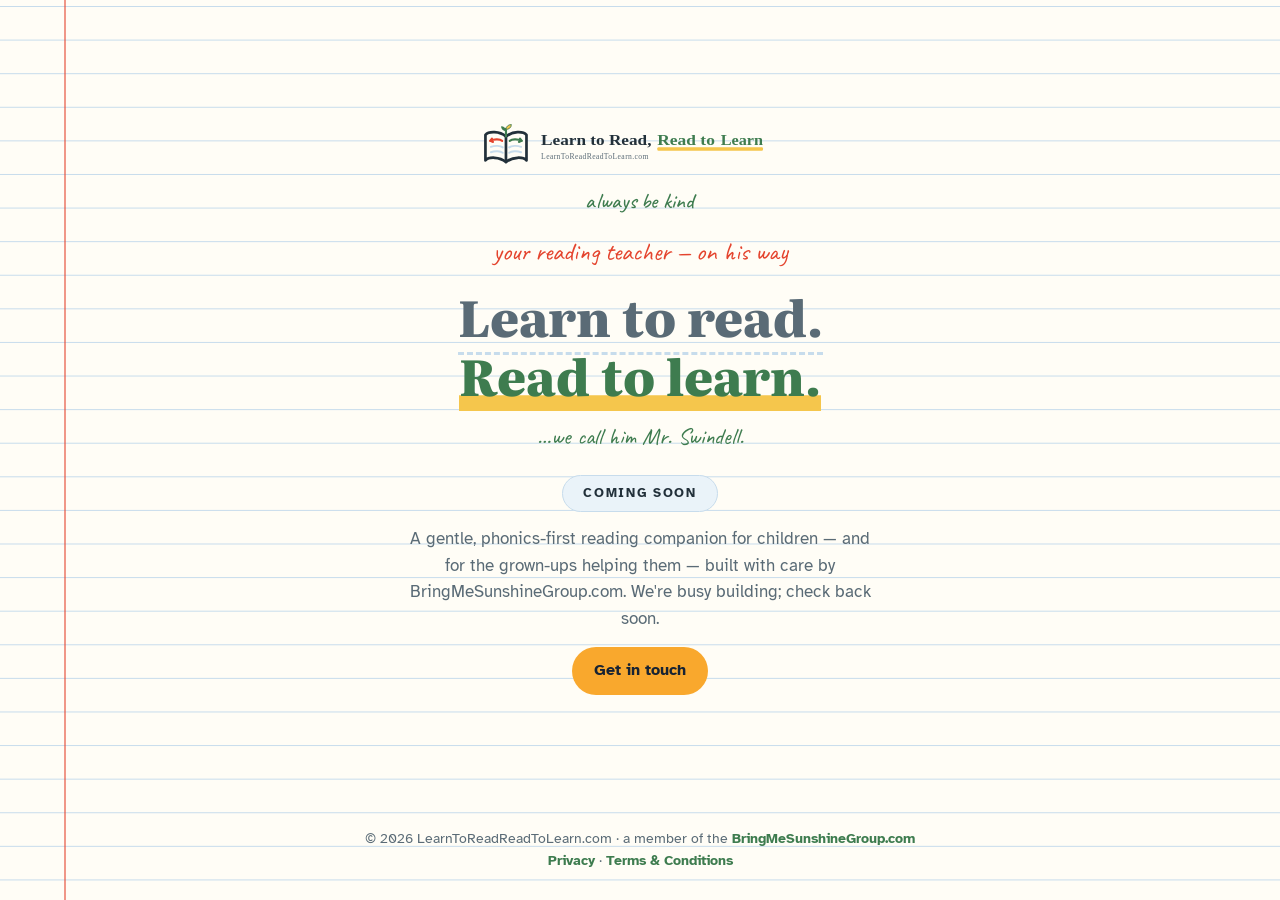
<file: index.html>
<!DOCTYPE html>
<html lang="en">
<head>
<meta charset="UTF-8">
<meta name="viewport" content="width=device-width, initial-scale=1.0, viewport-fit=cover">
<title>Learn to Read, Read to Learn — coming soon</title>
<meta name="description" content="LearnToReadReadToLearn.com — a gentle, phonics-first reading companion for children and the grown-ups helping them. Coming soon. Part of the BringMeSunshineGroup.">
<link rel="icon" href="favicon.svg" type="image/svg+xml">
<link rel="icon" href="favicon.ico" sizes="32x32">
<link rel="apple-touch-icon" href="apple-touch-icon.png">
<link rel="preconnect" href="https://fonts.googleapis.com">
<link rel="preconnect" href="https://fonts.gstatic.com" crossorigin>
<link href="https://fonts.googleapis.com/css2?family=Literata:opsz,wght@7..72,400;7..72,600;7..72,700;7..72,800&family=Atkinson+Hyperlegible:wght@400;700&family=Caveat:wght@500;600&display=swap" rel="stylesheet">
<style>
  :root{
    --paper:#FFFDF6; --rule:#C7DCEC; --margin-red:#E4442E; --ink:#22303A; --ink-soft:#5A6B76;
    --leaf:#3E7C4F; --leaf-light:#7FB08A; --pencil:#F5C64C; --sky:#EAF3F9; --line-h:2.1rem;
  }
  *{box-sizing:border-box;margin:0}
  html,body{height:100%}
  body{
    font-family:'Atkinson Hyperlegible',sans-serif;color:var(--ink);background:var(--paper);line-height:1.6;
    background-image:linear-gradient(var(--rule) 1px, transparent 1px);
    background-size:100% var(--line-h);background-position:0 6px;
    display:flex;flex-direction:column;align-items:center;
    min-height:100vh;text-align:center;padding:28px 22px;position:relative;
  }
  body::before{content:"";position:fixed;top:0;bottom:0;left:clamp(18px,6vw,64px);width:2px;
    background:var(--margin-red);opacity:.55}
  main{max-width:640px;display:flex;flex-direction:column;align-items:center;gap:14px;position:relative}
  .logo{width:min(320px,78vw);height:auto}
  .hand{font-family:'Caveat',cursive;font-size:clamp(1.25rem,4.4vw,1.6rem);color:var(--margin-red)}
  h1{font-family:'Literata',Georgia,serif;font-weight:800;line-height:1.18;
     font-size:clamp(2rem,7vw,3.1rem);text-wrap:balance}
  h1 .l1{color:var(--ink-soft);border-bottom:3px dashed var(--rule)}
  h1 .l2{color:var(--leaf);box-shadow:inset 0 -0.32em var(--pencil)}
  .swindell{font-family:'Caveat',cursive;font-size:clamp(1.15rem,4vw,1.45rem);color:var(--leaf)}
  .soon{background:var(--sky);border:1.5px solid var(--rule);border-radius:999px;color:var(--ink);
        padding:7px 20px;font-size:.82rem;letter-spacing:.13em;text-transform:uppercase;font-weight:700;margin-top:6px}
  p.body{color:var(--ink-soft);max-width:44ch;font-size:1.04rem}
  footer{margin-top:42px;color:var(--ink-soft);font-size:.85rem}
  footer a{color:var(--leaf);text-decoration:none;font-weight:700}
  footer a:hover{text-decoration:underline}
.kind-tag{display:block;font-family:'Caveat',cursive;font-size:1.35rem;font-weight:500;letter-spacing:.01em;color:var(--leaf);margin-top:-2px}
main{margin:auto 0}
</style>
<link rel="canonical" href="https://learntoreadreadtolearn.com/">
<link rel="stylesheet" href="site-layout.css">
</head>
<body>

<main>
  <img class="logo" src="logo-horizontal.svg" alt="Learn to Read, Read to Learn">
  <span id="kindTag" class="kind-tag">always be kind</span>
  <div class="hand">your reading teacher — on his way</div>
  <h1><span class="l1">Learn to read.</span><br><span class="l2">Read to learn.</span></h1>
  <div class="swindell">…we call him Mr. Swindell.</div>
  <span class="soon">Coming soon</span>
  <p class="body">A gentle, phonics-first reading companion for children — and for the grown-ups helping them —
  built with care by BringMeSunshineGroup.com. We're busy building; check back soon.</p>
<p><a class="contact-link" href="contact.html">Get in touch</a></p></main>
<footer>© 2026 LearnToReadReadToLearn.com · a member of the <a href="https://bringmesunshinegroup.com">BringMeSunshineGroup.com</a><nav aria-label="BMSG legal documents" class="bmsg-legal-links"><a href="https://bringmesunshinegroup.com/privacy.html">Privacy</a> · <a href="https://bringmesunshinegroup.com/terms.html">Terms &amp; Conditions</a></nav></footer>

<script>
(function(){
  var K={en:"always be kind",mi:"kia atawhai tonu",fr:"soyez toujours bienveillant",es:"s\u00e9 siempre amable",
  de:"sei immer freundlich",it:"sii sempre gentile",pt:"seja sempre gentil",nl:"wees altijd vriendelijk",
  sv:"var alltid sn\u00e4ll",nb:"v\u00e6r alltid snill",no:"v\u00e6r alltid snill",da:"v\u00e6r altid venlig",
  fi:"ole aina yst\u00e4v\u00e4llinen",pl:"b\u0105d\u017a zawsze \u017cyczliwy",cs:"bu\u010f v\u017edy laskav\u00fd",
  ro:"fii mereu bun",hu:"l\u00e9gy mindig kedves",el:"\u03bd\u03b1 \u03b5\u03af\u03c3\u03b1\u03b9 \u03c0\u03ac\u03bd\u03c4\u03b1 \u03b5\u03c5\u03b3\u03b5\u03bd\u03b9\u03ba\u03cc\u03c2",
  tr:"her zaman nazik ol",ru:"\u0432\u0441\u0435\u0433\u0434\u0430 \u0431\u0443\u0434\u044c \u0434\u043e\u0431\u0440\u044b\u043c",
  uk:"\u0437\u0430\u0432\u0436\u0434\u0438 \u0431\u0443\u0434\u044c \u0434\u043e\u0431\u0440\u0438\u043c",
  ar:"\u0643\u0646 \u0644\u0637\u064a\u0641\u064b\u0627 \u062f\u0627\u0626\u0645\u064b\u0627",
  he:"\u05d4\u05d9\u05d5 \u05ea\u05de\u05d9\u05d3 \u05d0\u05d3\u05d9\u05d1\u05d9\u05dd",
  hi:"\u0939\u092e\u0947\u0936\u093e \u0926\u092f\u093e\u0932\u0941 \u092c\u0928\u0947\u0902",
  th:"\u0e21\u0e35\u0e40\u0e21\u0e15\u0e15\u0e32\u0e40\u0e2a\u0e21\u0e2d",vi:"lu\u00f4n t\u1eed t\u1ebf",
  id:"selalu berbaik hati",ms:"sentiasa berbaik hati",fil:"laging maging mabait",tl:"laging maging mabait",
  ja:"\u3044\u3064\u3082\u89aa\u5207\u306b",ko:"\ud56d\uc0c1 \uce5c\uc808\ud558\uac8c",
  zh:"\u5e38\u6000\u5584\u610f",zhh:"\u5e38\u61f7\u5584\u610f",sm:"ia agalelei pea"};
  var RTL={ar:1,he:1};
  function pick(langs){
    for(var i=0;i<langs.length;i++){
      var l=String(langs[i]).toLowerCase();
      if(l.indexOf("zh")===0){return {t:(/tw|hk|mo|hant/.test(l)?K.zhh:K.zh),l:l,r:0};}
      var p=l.split("-")[0];
      if(K[p]) return {t:K[p],l:p,r:RTL[p]||0};
    }
    return {t:K.en,l:"en",r:0};
  }
  function apply(langs){
    var el=document.getElementById("kindTag"); if(!el) return;
    var m=pick(langs||navigator.languages||[navigator.language||"en"]);
    el.textContent=m.t; el.setAttribute("lang",m.l); el.setAttribute("dir",m.r?"rtl":"ltr");
  }
  window.__kindTag={set:apply};
  apply();
})();
</script>
<script src="site-layout.js" defer></script>
</body>
</html>
</file>
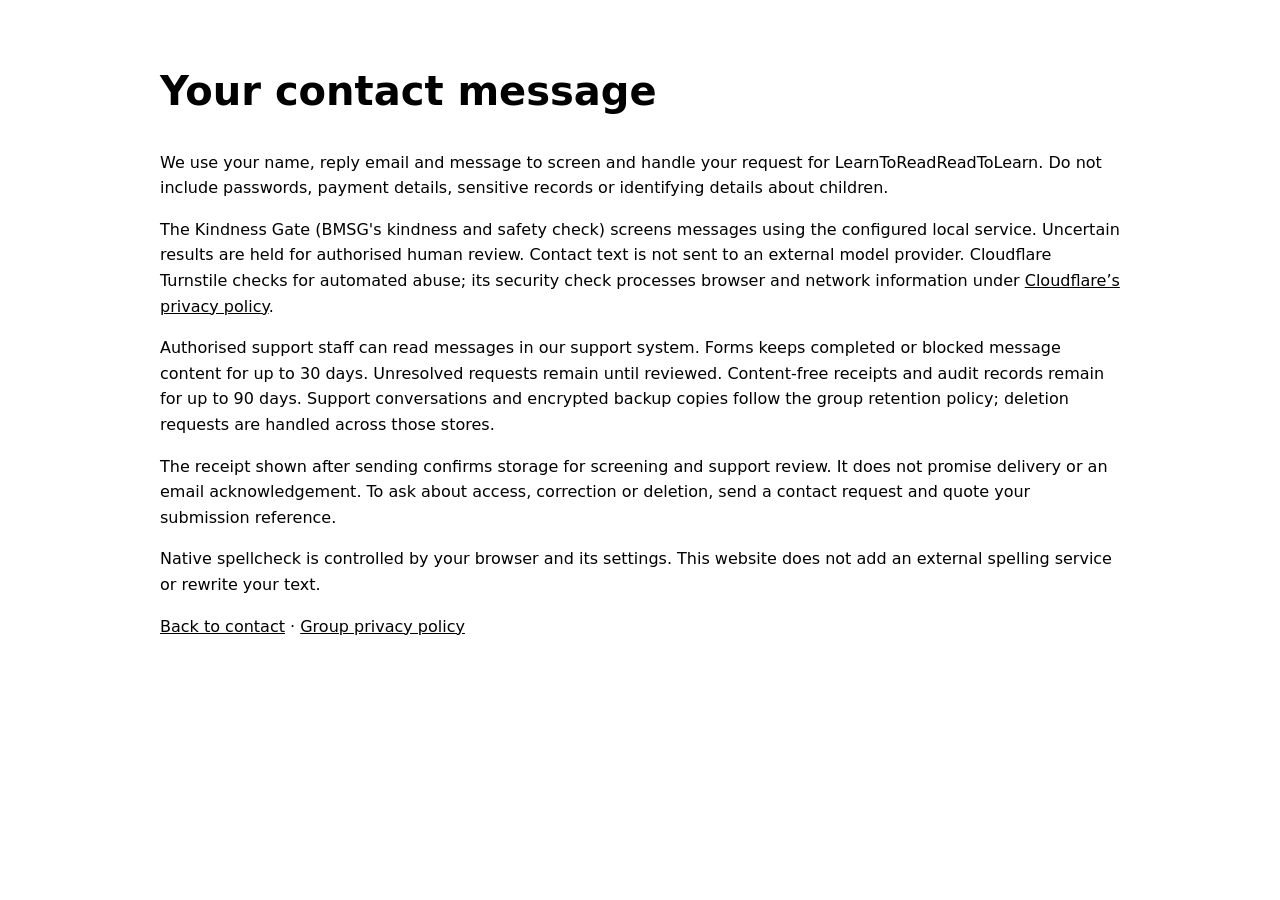
<file: contact-privacy.html>
<!doctype html><html lang="en"><head><meta charset="utf-8"><meta name="viewport" content="width=device-width,initial-scale=1"><title>Contact privacy — LearnToReadReadToLearn</title><link rel="stylesheet" href="contact-v1.css"></head><body><main class="contact-shell"><h1>Your contact message</h1><p>We use your name, reply email and message to screen and handle your request for LearnToReadReadToLearn. Do not include passwords, payment details, sensitive records or identifying details about children.</p><p>The Kindness Gate (BMSG's kindness and safety check) screens messages using the configured local service. Uncertain results are held for authorised human review. Contact text is not sent to an external model provider. Cloudflare Turnstile checks for automated abuse; its security check processes browser and network information under <a href="https://www.cloudflare.com/privacypolicy/">Cloudflare’s privacy policy</a>.</p><p>Authorised support staff can read messages in our support system. Forms keeps completed or blocked message content for up to 30 days. Unresolved requests remain until reviewed. Content-free receipts and audit records remain for up to 90 days. Support conversations and encrypted backup copies follow the group retention policy; deletion requests are handled across those stores.</p><p>The receipt shown after sending confirms storage for screening and support review. It does not promise delivery or an email acknowledgement. To ask about access, correction or deletion, send a contact request and quote your submission reference.</p><p>Native spellcheck is controlled by your browser and its settings. This website does not add an external spelling service or rewrite your text.</p><a href="contact.html">Back to contact</a> · <a href="https://bringmesunshinegroup.com/privacy.html">Group privacy policy</a></main><script src="site-layout.js" defer></script></body></html>
</file>
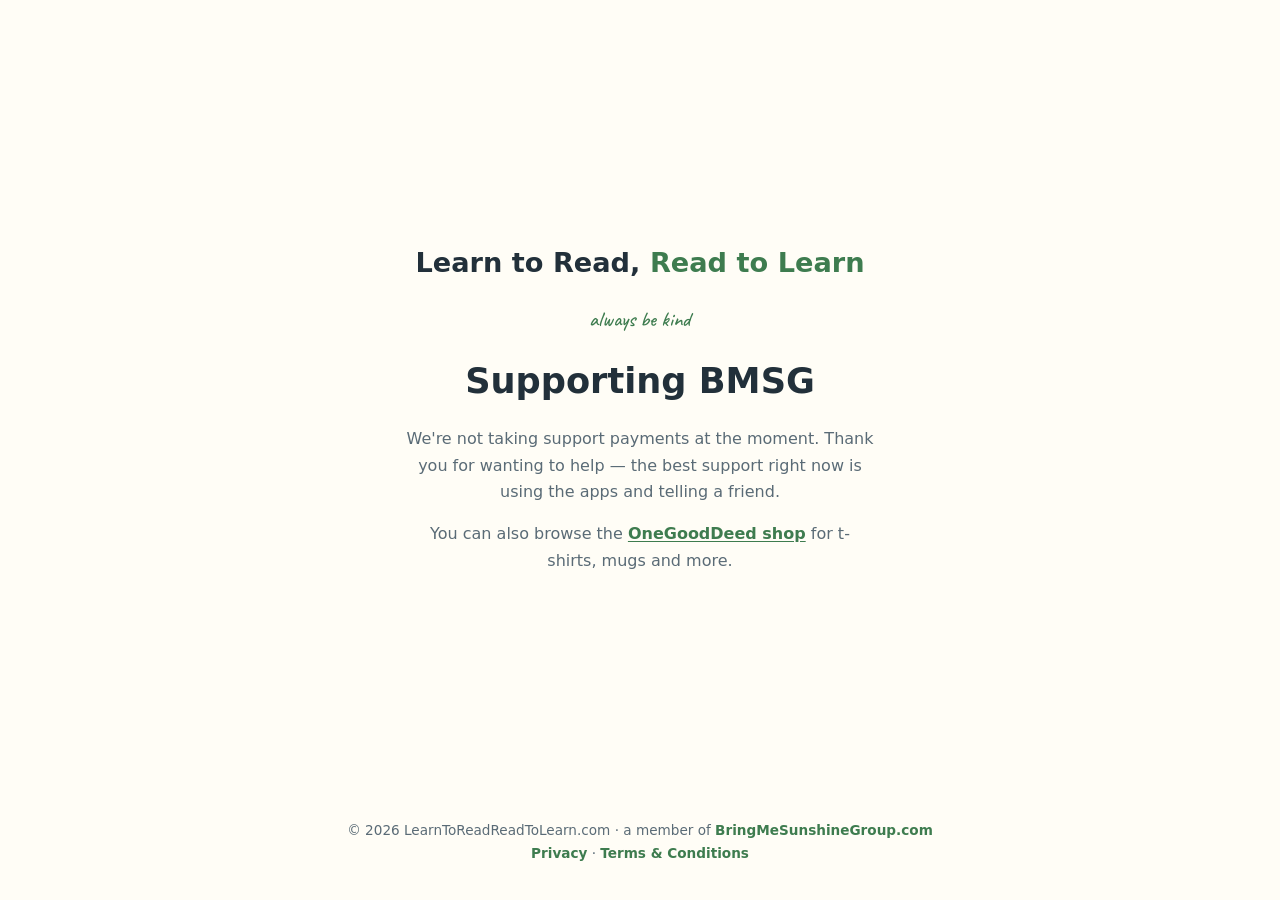
<file: donate.html>
<!DOCTYPE html>
<html lang="en">
<head>
<meta charset="UTF-8">
<meta name="viewport" content="width=device-width, initial-scale=1.0, viewport-fit=cover">
<title>Supporting BMSG</title>
<meta name="description" content="LearnToReadReadToLearn.com and BringMeSunshineGroup.com are not taking support payments at the moment.">
<link rel="icon" href="favicon.svg" type="image/svg+xml">
<link rel="preconnect" href="https://fonts.googleapis.com">
<link rel="preconnect" href="https://fonts.gstatic.com" crossorigin>
<link href="https://fonts.googleapis.com/css2?family=Caveat:wght@500;600&display=swap" rel="stylesheet">
<style>
  :root{--wm:#22303A;--accent:#3E7C4F;--soft:#5A6B76;--ink:#22303A}
  *{box-sizing:border-box;margin:0}
  body{font-family:'Atkinson Hyperlegible',system-ui,sans-serif;color:var(--ink);background:#FFFDF6;line-height:1.65;min-height:100vh;
       display:flex;flex-direction:column;align-items:center;text-align:center;padding:0 22px 36px}
  main{max-width:560px;display:flex;flex-direction:column;align-items:center;gap:16px;margin:auto 0}
  .wordmark{font-weight:800;font-size:1.7rem;color:var(--wm);margin-top:30px;text-decoration:none}
  .kind-tag{font-family:'Caveat',cursive;font-size:1.3rem;font-weight:500;color:var(--accent)}
  h1{font-size:clamp(1.6rem,5.5vw,2.2rem);color:var(--wm);text-wrap:balance;}
  p{color:var(--soft);max-width:46ch}
  footer{margin-top:34px;color:var(--soft);font-size:.85rem}
  footer a{color:var(--accent);text-decoration:none;font-weight:600}
  main p a{color:var(--accent);font-weight:600;text-underline-offset:2px}
  main p a:hover{filter:brightness(1.15)}
</style>
</head>
<body>
<main>
  <a class="wordmark" href="index.html"><span style="color:#22303A">Learn to Read,</span> <span style="color:var(--accent)">Read to Learn</span></a>
  <span id="kindTag" class="kind-tag">always be kind</span>
  <h1>Supporting BMSG</h1>
  <p>We're not taking support payments at the moment. Thank you for wanting to help — the best support right now is using the apps and telling a friend.</p>
  <p>You can also browse the <a href="https://shop.onegooddeed.com">OneGoodDeed shop</a> for t-shirts, mugs and more.</p>
</main>
<footer>© 2026 LearnToReadReadToLearn.com · a member of <a href="https://bringmesunshinegroup.com">BringMeSunshineGroup.com</a><nav aria-label="BMSG legal documents" class="bmsg-legal-links"><a href="https://bringmesunshinegroup.com/privacy.html">Privacy</a> · <a href="https://bringmesunshinegroup.com/terms.html">Terms &amp; Conditions</a></nav></footer>
<script>
(function(){
  var K={en:"always be kind",mi:"kia atawhai tonu",fr:"soyez toujours bienveillant",es:"sé siempre amable",de:"sei immer freundlich",it:"sii sempre gentile",pt:"seja sempre gentil",nl:"wees altijd vriendelijk",sv:"var alltid snäll",nb:"vær alltid snill",no:"vær alltid snill",da:"vær altid venlig",fi:"ole aina ystävällinen",pl:"bądź zawsze życzliwy",cs:"buď vždy laskavý",ro:"fii mereu bun",hu:"légy mindig kedves",el:"να είσαι πάντα ευγενικός",tr:"her zaman nazik ol",ru:"всегда будь добрым",uk:"завжди будь добрим",ar:"كن لطيفًا دائمًا",he:"היו תמיד אדיבים",hi:"हमेशा दयालु बनें",th:"มีเมตตาเสมอ",vi:"luôn tử tế",id:"selalu berbaik hati",ms:"sentiasa berbaik hati",fil:"laging maging mabait",tl:"laging maging mabait",ja:"いつも親切に",ko:"항상 친절하게",zh:"常怀善意",zhh:"常懷善意",sm:"ia agalelei pea"};
  var RTL={ar:1,he:1};
  function pick(langs){for(var i=0;i<langs.length;i++){var l=String(langs[i]).toLowerCase();if(l.indexOf("zh")===0){return {t:(/tw|hk|mo|hant/.test(l)?K.zhh:K.zh),l:l,r:0};}var p=l.split("-")[0];if(K[p])return {t:K[p],l:p,r:RTL[p]||0};}return {t:K.en,l:"en",r:0};}
  var el=document.getElementById("kindTag"); if(!el) return;
  var m=pick(navigator.languages||[navigator.language||"en"]);
  el.textContent=m.t; el.setAttribute("lang",m.l); el.setAttribute("dir",m.r?"rtl":"ltr");
})();
</script>
<script src="site-layout.js" defer></script></body>
</html>
</file>
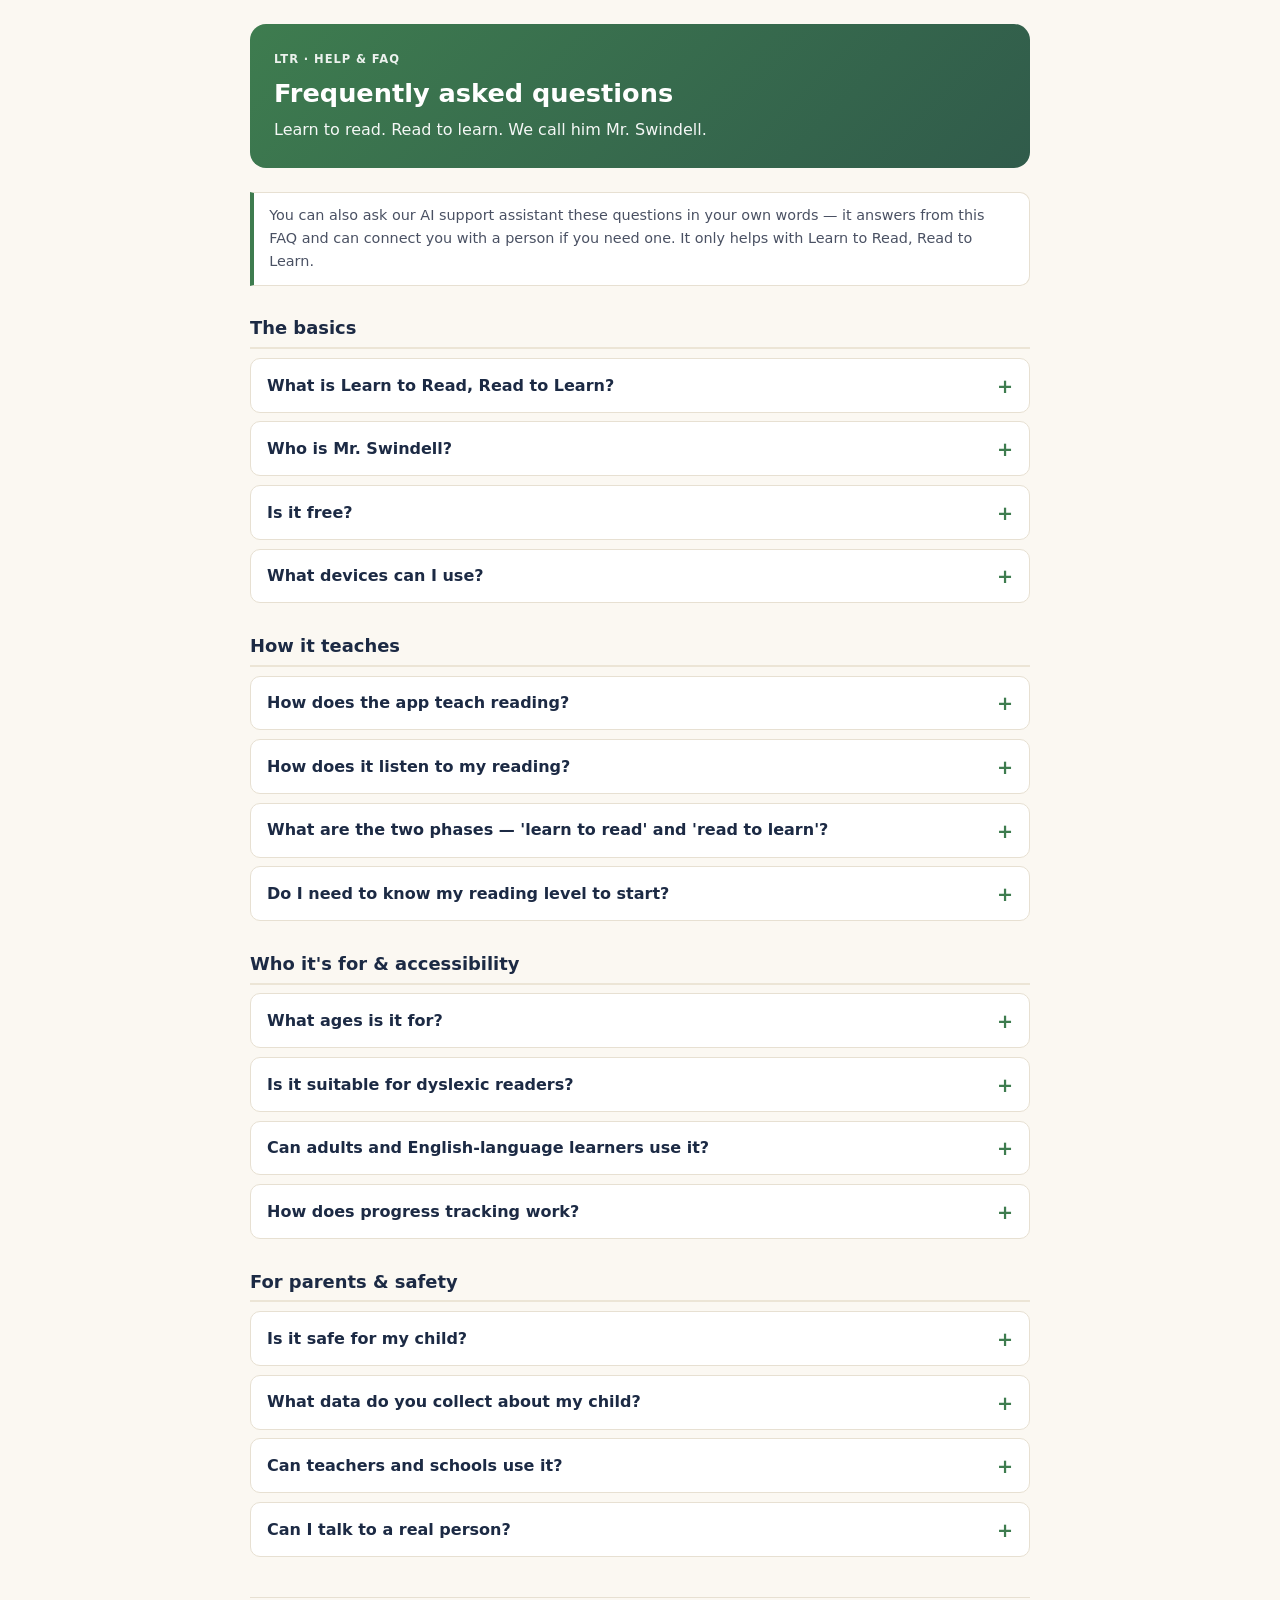
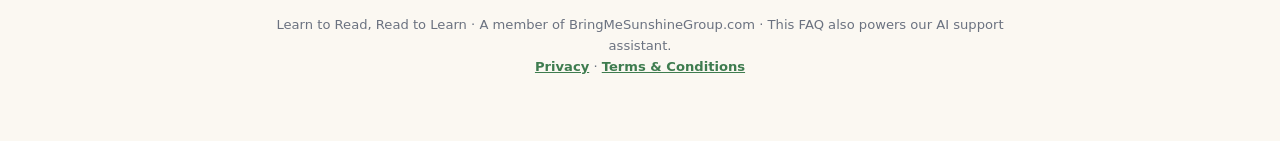
<file: faq.html>
<!DOCTYPE html>
<html lang="en">
<head>
<meta charset="UTF-8">
<meta name="viewport" content="width=device-width, initial-scale=1.0">
<title>Learn to Read, Read to Learn — Frequently Asked Questions</title>
<meta name="description" content="Answers to common questions about Learn to Read, Read to Learn.">
<style>:root{--a:#3E7C4F}*{box-sizing:border-box}body{font-family:'Segoe UI',system-ui,sans-serif;color:#22293a;background:#fbf8f2;margin:0;line-height:1.6;font-size:16px}
main{max-width:820px;margin:0 auto;padding:1.5rem 1.25rem 4rem}
.hero{background:linear-gradient(135deg,var(--a),color-mix(in srgb,var(--a) 60%,#1c2a44));color:#fff;border-radius:16px;padding:1.6rem 1.5rem;margin-bottom:1.5rem}
.hero .k{font-size:.72rem;font-weight:700;letter-spacing:.08em;text-transform:uppercase;opacity:.9}
.hero h1{margin:.3rem 0 .2rem;font-size:1.6rem}
.hero p{margin:.2rem 0 0;opacity:.95}
.disc{background:#fff;border:1px solid #e7e0d2;border-left:4px solid var(--a);border-radius:0 10px 10px 0;padding:.7rem .95rem;margin:0 0 1.5rem;font-size:.9rem;color:#4a5163}
h2{color:#1c2a44;font-size:1.12rem;margin:1.8rem 0 .3rem;padding-bottom:.25rem;border-bottom:2px solid #ece5d6}
details{background:#fff;border:1px solid #e7e0d2;border-radius:10px;margin:.55rem 0;overflow:hidden}
details[open]{box-shadow:0 2px 10px rgba(28,42,68,.06)}
summary{cursor:pointer;padding:.85rem 1rem;font-weight:600;color:#1c2a44;list-style:none;position:relative;padding-right:2.2rem}
summary::-webkit-details-marker{display:none}
summary::after{content:'+';position:absolute;right:1rem;top:.8rem;font-size:1.2rem;color:var(--a);transition:transform .2s}
details[open] summary::after{transform:rotate(45deg)}
.ans{padding:0 1rem 1rem;color:#333c4e}
footer{margin-top:2.5rem;padding-top:1rem;border-top:1px solid #e7e0d2;font-size:.82rem;color:#6b7280;text-align:center}
a{color:var(--a);font-weight:600}
@media(prefers-color-scheme:dark){body{background:#12151c;color:#e6e9f0}details{background:#1b1f29;border-color:#2b3140}summary{color:#eaf0fb}.ans{color:#c4ccda}.disc{background:#1b1f29;color:#c4ccda;border-color:#2b3140}h2{color:#eaf0fb;border-color:#2b3140}}
</style>
<script type="application/ld+json">
{
 "@context": "https://schema.org",
 "@type": "FAQPage",
 "name": "Learn to Read, Read to Learn — FAQ",
 "mainEntity": [
  {
   "@type": "Question",
   "name": "What is Learn to Read, Read to Learn?",
   "acceptedAnswer": {
    "@type": "Answer",
    "text": "It's an interactive reading app for phone, iPad and web that teaches reading the way great teachers do — then goes further. It combines machine learning that listens as you read, proven reading-teaching methods, and a patient companion called Mr. Swindell."
   }
  },
  {
   "@type": "Question",
   "name": "Who is Mr. Swindell?",
   "acceptedAnswer": {
    "@type": "Answer",
    "text": "Mr. Swindell is your in-app companion, guide, mentor and teacher in one — a character with a name, a face and a memory. He knows your name, remembers yesterday's chapter, chats about the story, explains words, makes up new tales about things you love, and celebrates every win. He's a friendly character in the app, not a real person."
   }
  },
  {
   "@type": "Question",
   "name": "Is it free?",
   "acceptedAnswer": {
    "@type": "Answer",
    "text": "It's free to start — no reading level required. Finding your level is Mr. Swindell's job."
   }
  },
  {
   "@type": "Question",
   "name": "What devices can I use?",
   "acceptedAnswer": {
    "@type": "Answer",
    "text": "Phone, iPad and web, with one account so your progress follows you everywhere — phone in the queue, iPad on the couch, web at school."
   }
  },
  {
   "@type": "Question",
   "name": "How does the app teach reading?",
   "acceptedAnswer": {
    "@type": "Answer",
    "text": "Three kinds of intelligence, one patient teacher: machine learning that listens as you read aloud, evidence-based reading pedagogy (systematic phonics, decodable texts, fluency and comprehension), and Mr. Swindell walking beside you on every page."
   }
  },
  {
   "@type": "Question",
   "name": "How does it listen to my reading?",
   "acceptedAnswer": {
    "@type": "Answer",
    "text": "Speech recognition hears every word you read aloud, spots exactly where decoding breaks down, and adapts the next page to you — the right challenge, never a wall, never busywork."
   }
  },
  {
   "@type": "Question",
   "name": "What are the two phases — 'learn to read' and 'read to learn'?",
   "acceptedAnswer": {
    "@type": "Answer",
    "text": "Phase one, learning to read, cracks the code with phonics lessons that adapt to what the app hears and decodable stories matched to the sounds you know. Phase two, reading to learn, uses that code — Mr. Swindell discusses stories, builds vocabulary and comprehension inside real texts, and generates new stories around your interests. The app is built for both sides of that pivot."
   }
  },
  {
   "@type": "Question",
   "name": "Do I need to know my reading level to start?",
   "acceptedAnswer": {
    "@type": "Answer",
    "text": "No. Start on any device in under a minute; Mr. Swindell listens to one short passage, finds your level, and builds your first reading path with you."
   }
  },
  {
   "@type": "Question",
   "name": "What ages is it for?",
   "acceptedAnswer": {
    "@type": "Answer",
    "text": "Any age. Young readers, adult learners, and English-language learners each get their own path and tone — the app grows with you across reading's great pivot."
   }
  },
  {
   "@type": "Question",
   "name": "Is it suitable for dyslexic readers?",
   "acceptedAnswer": {
    "@type": "Answer",
    "text": "Yes. It's readable by design: hyperlegible type, adjustable size and spacing, and dyslexia-friendly options throughout."
   }
  },
  {
   "@type": "Question",
   "name": "Can adults and English-language learners use it?",
   "acceptedAnswer": {
    "@type": "Answer",
    "text": "Absolutely. It's built for learners of any age and starting point, with a path and tone suited to adult learners and English-language learners."
   }
  },
  {
   "@type": "Question",
   "name": "How does progress tracking work?",
   "acceptedAnswer": {
    "@type": "Answer",
    "text": "Clear dashboards for learners, whānau and teachers show accuracy, fluency and books finished — progress you can see."
   }
  },
  {
   "@type": "Question",
   "name": "Is it safe for my child?",
   "acceptedAnswer": {
    "@type": "Answer",
    "text": "Child safety is our priority. The app focuses solely on reading, is private by default, and stores data on EU-resident infrastructure under strong child-privacy rules. For anything about your specific child or account, our support assistant will connect you with a person."
   }
  },
  {
   "@type": "Question",
   "name": "What data do you collect about my child?",
   "acceptedAnswer": {
    "@type": "Answer",
    "text": "We keep data to the minimum needed to teach reading and show progress, on your child's own account. We don't show ads, we don't sell data, and we don't use a child's content to train external AI models. See the privacy policy for the full detail, or ask us to connect you with a person."
   }
  },
  {
   "@type": "Question",
   "name": "Can teachers and schools use it?",
   "acceptedAnswer": {
    "@type": "Answer",
    "text": "Yes. Teachers get their own dashboards showing accuracy, fluency and books finished, alongside the learner and whānau views."
   }
  },
  {
   "@type": "Question",
   "name": "Can I talk to a real person?",
   "acceptedAnswer": {
    "@type": "Answer",
    "text": "Yes. This assistant answers common questions about the app, and can connect you with a member of our team for anything about a specific child, account or safeguarding concern."
   }
  }
 ]
}
</script>
</head>
<body>
<main>
<div class="hero">
  <div class="k">LTR · Help &amp; FAQ</div>
  <h1>Frequently asked questions</h1>
  <p>Learn to read. Read to learn. We call him Mr. Swindell.</p>
</div>
<div class="disc">You can also ask our AI support assistant these questions in your own words — it answers
from this FAQ and can connect you with a person if you need one. It only helps with Learn to Read, Read to Learn.</div>
<h2>The basics</h2>
<details><summary>What is Learn to Read, Read to Learn?</summary><div class="ans">It&#x27;s an interactive reading app for phone, iPad and web that teaches reading the way great teachers do — then goes further. It combines machine learning that listens as you read, proven reading-teaching methods, and a patient companion called Mr. Swindell.</div></details>
<details><summary>Who is Mr. Swindell?</summary><div class="ans">Mr. Swindell is your in-app companion, guide, mentor and teacher in one — a character with a name, a face and a memory. He knows your name, remembers yesterday&#x27;s chapter, chats about the story, explains words, makes up new tales about things you love, and celebrates every win. He&#x27;s a friendly character in the app, not a real person.</div></details>
<details><summary>Is it free?</summary><div class="ans">It&#x27;s free to start — no reading level required. Finding your level is Mr. Swindell&#x27;s job.</div></details>
<details><summary>What devices can I use?</summary><div class="ans">Phone, iPad and web, with one account so your progress follows you everywhere — phone in the queue, iPad on the couch, web at school.</div></details>
<h2>How it teaches</h2>
<details><summary>How does the app teach reading?</summary><div class="ans">Three kinds of intelligence, one patient teacher: machine learning that listens as you read aloud, evidence-based reading pedagogy (systematic phonics, decodable texts, fluency and comprehension), and Mr. Swindell walking beside you on every page.</div></details>
<details><summary>How does it listen to my reading?</summary><div class="ans">Speech recognition hears every word you read aloud, spots exactly where decoding breaks down, and adapts the next page to you — the right challenge, never a wall, never busywork.</div></details>
<details><summary>What are the two phases — &#x27;learn to read&#x27; and &#x27;read to learn&#x27;?</summary><div class="ans">Phase one, learning to read, cracks the code with phonics lessons that adapt to what the app hears and decodable stories matched to the sounds you know. Phase two, reading to learn, uses that code — Mr. Swindell discusses stories, builds vocabulary and comprehension inside real texts, and generates new stories around your interests. The app is built for both sides of that pivot.</div></details>
<details><summary>Do I need to know my reading level to start?</summary><div class="ans">No. Start on any device in under a minute; Mr. Swindell listens to one short passage, finds your level, and builds your first reading path with you.</div></details>
<h2>Who it&#x27;s for &amp; accessibility</h2>
<details><summary>What ages is it for?</summary><div class="ans">Any age. Young readers, adult learners, and English-language learners each get their own path and tone — the app grows with you across reading&#x27;s great pivot.</div></details>
<details><summary>Is it suitable for dyslexic readers?</summary><div class="ans">Yes. It&#x27;s readable by design: hyperlegible type, adjustable size and spacing, and dyslexia-friendly options throughout.</div></details>
<details><summary>Can adults and English-language learners use it?</summary><div class="ans">Absolutely. It&#x27;s built for learners of any age and starting point, with a path and tone suited to adult learners and English-language learners.</div></details>
<details><summary>How does progress tracking work?</summary><div class="ans">Clear dashboards for learners, whānau and teachers show accuracy, fluency and books finished — progress you can see.</div></details>
<h2>For parents &amp; safety</h2>
<details><summary>Is it safe for my child?</summary><div class="ans">Child safety is our priority. The app focuses solely on reading, is private by default, and stores data on EU-resident infrastructure under strong child-privacy rules. For anything about your specific child or account, our support assistant will connect you with a person.</div></details>
<details><summary>What data do you collect about my child?</summary><div class="ans">We keep data to the minimum needed to teach reading and show progress, on your child&#x27;s own account. We don&#x27;t show ads, we don&#x27;t sell data, and we don&#x27;t use a child&#x27;s content to train external AI models. See the privacy policy for the full detail, or ask us to connect you with a person.</div></details>
<details><summary>Can teachers and schools use it?</summary><div class="ans">Yes. Teachers get their own dashboards showing accuracy, fluency and books finished, alongside the learner and whānau views.</div></details>
<details><summary>Can I talk to a real person?</summary><div class="ans">Yes. This assistant answers common questions about the app, and can connect you with a member of our team for anything about a specific child, account or safeguarding concern.</div></details>
<footer>Learn to Read, Read to Learn · A member of BringMeSunshineGroup.com · This FAQ also powers our AI support assistant.<nav aria-label="BMSG legal documents" class="bmsg-legal-links"><a href="https://bringmesunshinegroup.com/privacy.html">Privacy</a> · <a href="https://bringmesunshinegroup.com/terms.html">Terms &amp; Conditions</a></nav></footer>
</main>
<script src="site-layout.js" defer></script></body></html>
</file>
<file: site-layout.css>
/* Shared presentation additions; each site's existing index.html remains the shell source. */
:root{--contact-accent:#f4a836;--contact-paper:#fdf8ef;--contact-text:#232a26}
.contact-link{display:inline-flex;align-items:center;justify-content:center;background:var(--contact-accent);color:var(--contact-text);border-radius:999px;padding:.7rem 1.4rem;font-weight:700;text-decoration:none;min-height:44px}
.site-subpage{min-width:0;overflow-wrap:anywhere}.site-subpage main{width:100%;min-width:0}.contact-page{margin:0 auto!important;max-width:none!important;display:block!important}.contact-page .banner{padding:clamp(3rem,8vw,5rem) clamp(12px,4vw,40px)}
.site-subpage [data-environment]{background:#fff0bf;color:#352300;width:100%;padding:.5rem;text-align:center;font-weight:600}
.product-header{position:relative;width:100%;max-width:68rem;margin:0 auto 2rem;display:flex;flex-direction:column;align-items:center;gap:1.25rem}.product-home{display:flex;flex-direction:column;align-items:center;gap:1rem;color:inherit;text-decoration:none}.product-home h1{font-size:clamp(1.5rem,5vw,2.5rem)}.product-header nav{display:flex;flex-wrap:wrap;align-items:center;justify-content:center;gap:1.5rem}.product-header nav a{color:inherit}.product-header nav .contact-link{color:var(--contact-text)}
.site-subpage:not(.bmsg) .contact-page{max-width:44rem!important}.site-subpage:not(.bmsg) footer{width:100%;padding-top:2rem}.legal-page{display:block!important;text-align:left;max-width:68rem!important;margin:2rem auto!important;padding:clamp(12px,4vw,40px);background:var(--contact-paper);color:var(--contact-text);border-radius:1rem;line-height:1.7}.legal-page h1,.legal-page h2{color:inherit}.legal-page h2{font-size:1.6rem;margin:2rem 0 1rem}.legal-page p,.legal-page ul,.legal-page ol{margin:1rem 0}.legal-page li{margin-left:1.5rem}.legal-page a{color:inherit;text-decoration:underline}.legal-page .notice{border:1px solid currentColor;border-radius:.75rem;padding:1rem;margin-bottom:2rem}.legal-page .table-scroll{max-width:100%;overflow-x:auto}.legal-page table{border-collapse:collapse;width:100%;font-size:.9rem}.legal-page th,.legal-page td{border:1px solid #87929c;padding:.65rem;text-align:left;vertical-align:top;overflow-wrap:anywhere}
.bmsg.site-subpage header{position:relative}.bmsg.site-subpage footer{width:100%}.bmsg.site-subpage .legal-page{width:calc(100% - 2rem)}
[data-delivery-confirmation]{max-width:44rem;margin:2rem auto;padding:2rem;border-radius:1rem;background:var(--contact-paper);color:var(--contact-text);text-align:left}[data-delivery-confirmation] h2,[data-delivery-confirmation] p{color:inherit!important;text-shadow:none!important;margin-bottom:1rem!important}
@media(max-width:560px){.product-header nav{gap:.7rem}.legal-page{padding:1rem}.product-home .logo{max-width:100%}}
:root{--contact-accent:#f5c64c;--contact-paper:#fffdf6;--contact-text:#22303a}

body{overflow-wrap:anywhere}main,header,footer,section,.inner{min-width:0;max-width:100%}a,button{max-width:100%}img,svg{max-width:100%}

body.site-subpage{height:auto}

/* Contact navigation and compact, consistent policy typography. */
a.contact-link{background:#f9a82d;color:#172333!important;border-radius:999px;padding:.7rem 1.4rem;font-weight:600;text-decoration:none}
.legal-page section{padding:0;margin:1.25rem 0;min-height:0;background:transparent}
.legal-page h1,.legal-page h2,.legal-page h3,.legal-page h4{font-family:inherit;font-weight:700;line-height:1.25;text-shadow:none;letter-spacing:normal}
.legal-page h1{font-size:2.25rem;margin:1rem 0 1.25rem}
.legal-page h2{font-size:1.5rem;margin:1.25rem 0 .65rem}
.legal-page h3{font-size:1.2rem;margin:1rem 0 .5rem}
.legal-page h4{font-size:1rem;margin:1rem 0 .5rem}
.legal-page p,.legal-page ul,.legal-page ol{margin:.65rem 0}
.legal-page .notice{margin-bottom:1rem}

.landing-nav{position:absolute;top:1rem;right:clamp(1rem,4vw,3rem);z-index:5}
body:has(>.landing-nav){padding-top:6rem}
@media(max-width:560px){.landing-nav{top:.75rem;right:1rem}}

/* Feedback and delivery messages use the same bounded card geometry as the form. */
.site-subpage [data-delivery-confirmation]{box-sizing:border-box;width:100%;max-width:616px;padding:24px;margin:1.5rem auto;text-align:left;overflow-wrap:anywhere}
.site-subpage [data-delivery-confirmation] h2{font-weight:700;font-size:1.5rem;line-height:1.3;margin:0 0 1rem!important;text-align:left}
.site-subpage [data-delivery-confirmation] p{font-size:1rem;line-height:1.5;max-width:none;margin:0 0 .75rem!important;text-align:left}
.site-subpage [data-delivery-confirmation] p:last-child{margin-bottom:0!important}
.site-subpage [data-contact-form] .screening-warning{font-size:1rem;line-height:1.5;text-align:left;max-width:100%;overflow-wrap:anywhere}
@media(max-width:560px){.site-subpage [data-delivery-confirmation]{padding:18px}}

.site-subpage [data-contact-form] .screening-warning{white-space:pre-line}
</file>
<file: contact-v1.css>
[data-contact-form]{width:100%;max-width:44rem;margin:2rem auto;text-align:left;background:var(--contact-bg,#fff);color:var(--contact-ink,#182536);padding:clamp(12px,3vw,24px);border-radius:1rem;border:1px solid currentColor;position:relative;box-sizing:border-box}
[data-contact-form] *,[data-contact-form] *::before{box-sizing:border-box}
[data-contact-form] label{display:block;font-weight:650;margin-top:1rem}
[data-contact-form] input,[data-contact-form] textarea,[data-contact-form] select{display:block;width:100%;max-width:100%;padding:.75rem;font:inherit;line-height:1.5;background:#fff;color:#172333;border:1px solid #596677;border-radius:.4rem;margin-top:.25rem}
[data-contact-form] textarea{resize:vertical;min-height:10rem}
[data-contact-form] button{font:inherit;font-weight:700;padding:.8rem 1.2rem;min-height:44px;background:var(--contact-button,#163f66);color:var(--contact-button-ink,#fff);border:2px solid transparent;border-radius:.5rem;cursor:pointer;white-space:normal}
[data-contact-form] button:disabled{opacity:.7;cursor:wait}
[data-contact-form] :focus-visible{outline:3px solid var(--contact-focus,#155aaa);outline-offset:3px}
[data-contact-form] [aria-invalid=true]{border:2px solid #a51c2b}
.form-error{display:block;color:#9b1323;font-size:1rem}
[data-contact-form] [role=status]{overflow-wrap:anywhere;min-height:3rem}
[data-contact-form] a{color:inherit;text-decoration:underline}
.form-trap{position:absolute;left:-10000px;width:1px;height:1px;overflow:hidden}
[data-challenge]{margin:1rem 0;max-width:100%}
[data-environment]{background:#fff0bf;color:#352300;padding:.7rem;text-align:center;font-weight:bold}
.contact-shell{max-width:60rem;margin:auto;padding:clamp(12px,3vw,24px);font:1rem/1.6 system-ui,sans-serif}
.contact-shell h1{font-size:clamp(1.5rem,4vw,2.5rem);overflow-wrap:anywhere}
.contact-shell a{color:inherit}.contact-shell img{max-width:100%;height:auto}

.contact-shell{overflow-wrap:anywhere;min-width:0}

[data-contact-form] .screening-warning{border:2px solid #b65300;border-left-width:6px;background:#fff3e0;color:#572900;border-radius:.5rem;padding:1rem;margin:1rem 0;line-height:1.6}
[data-contact-form] .screening-field{border:2px solid #b65300;background:#fffaf2;box-shadow:0 0 0 1px #b65300}

/* Homepage-matched card; validation states retain their own orange emphasis. */
[data-contact-form]{background:var(--contact-paper);color:var(--contact-text);border:0;max-width:560px;padding:24px;border-radius:16px;box-shadow:0 10px 34px #0003;font:inherit}
[data-contact-form] p{color:inherit!important;text-shadow:none!important;max-width:none!important;margin:.8rem 0!important;font-size:.9rem}
[data-contact-form] input,[data-contact-form] textarea,[data-contact-form] select{border:1px solid #d8d5ce;border-radius:10px;padding:10px 12px;font:inherit;margin-top:5px}
[data-contact-form] label{font:inherit;font-weight:600;margin:.6rem 0 0;color:inherit}
[data-contact-form] button{background:var(--contact-accent);color:var(--contact-submit-ink,#172333);border-radius:12px;width:100%;border:0}
.contact-row{display:grid;grid-template-columns:1fr 1fr;gap:14px}.contact-row>div{min-width:0}
[data-contact-form] .screening-field{border:2px solid #b65300;background:#fffaf2}
[data-contact-form] .screening-warning{color:#572900!important;background:#fff3e0}
@media(max-width:560px){.contact-row{grid-template-columns:1fr;gap:0}[data-contact-form]{padding:18px}}

[data-contact-form]{max-width:616px;padding:24px;border-radius:18px}
[data-contact-form] input,[data-contact-form] textarea,[data-contact-form] select{border-color:#e0d9c8;padding:12px;font-size:1rem}
[data-contact-form] textarea{min-height:8rem}
[data-contact-form] label{font-size:.95rem}
[data-contact-form] button{padding:15px 12px}
</file>
